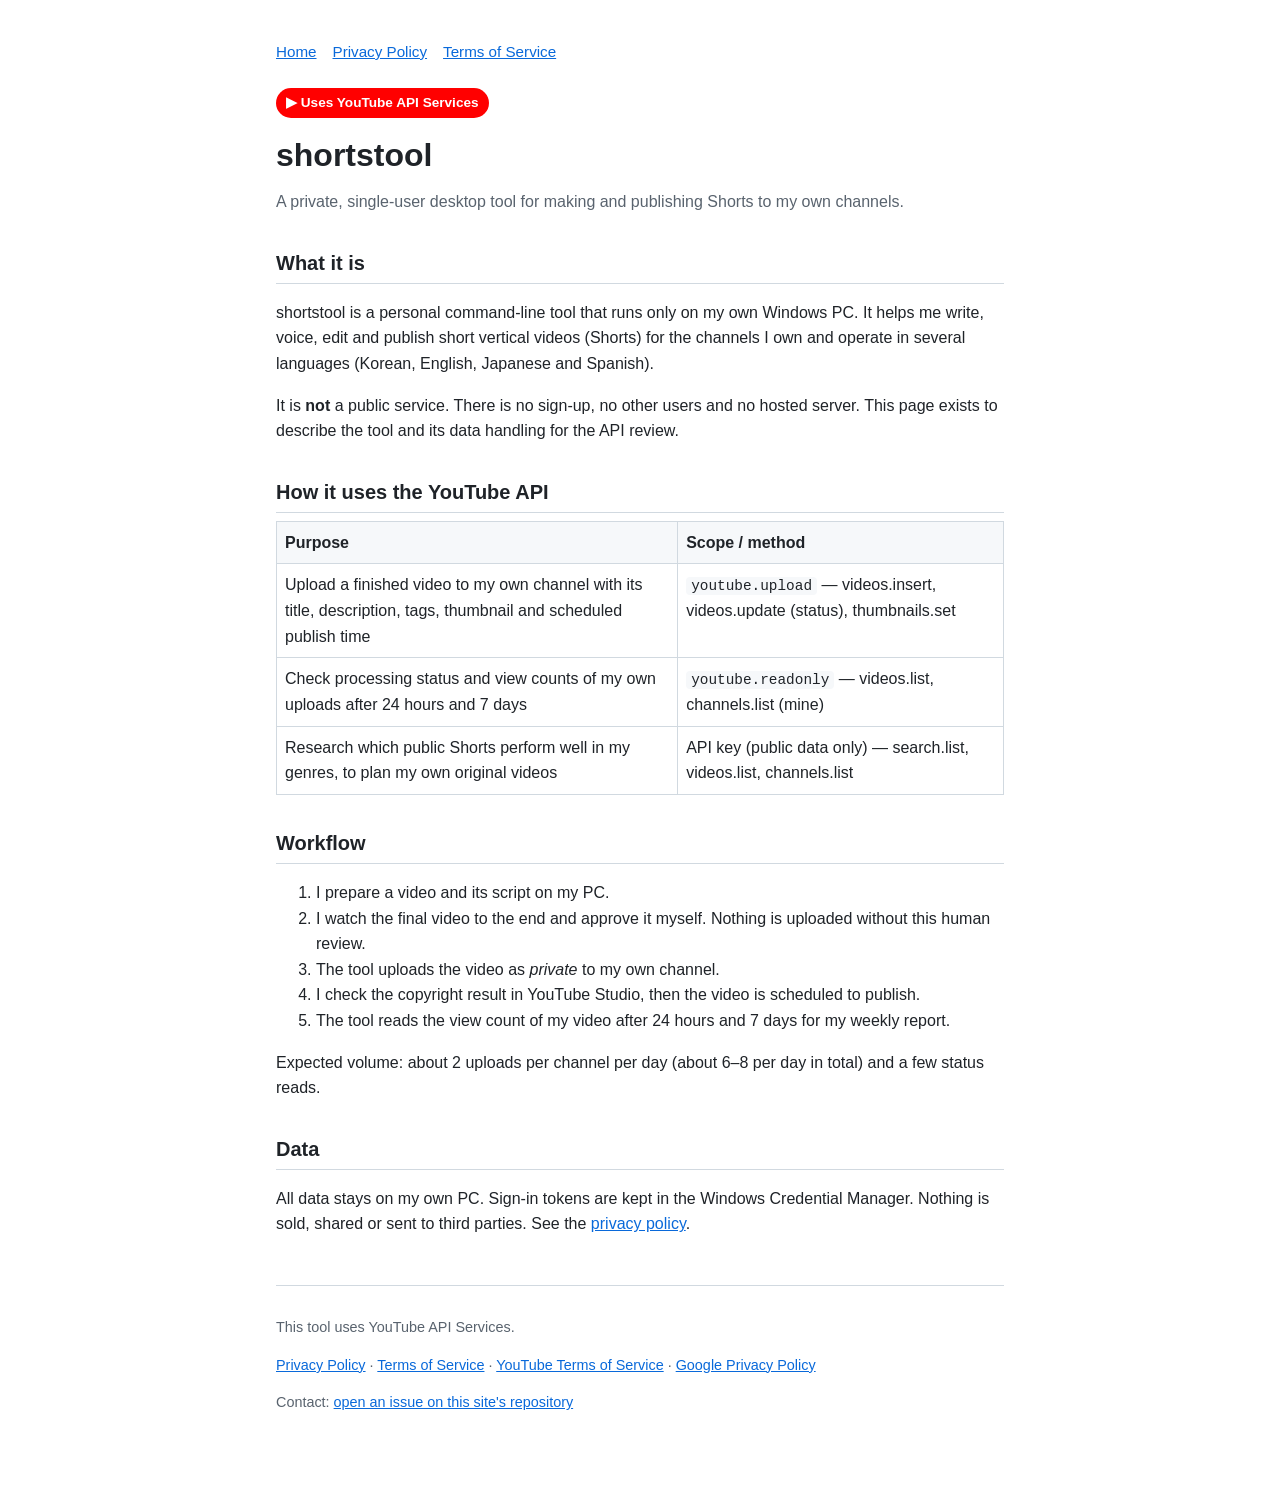
<file: index.html>
<!doctype html>
<html lang="en">
<head>
<meta charset="utf-8">
<meta name="viewport" content="width=device-width, initial-scale=1">
<title>shortstool</title>
<meta name="description" content="shortstool is a private, single-user desktop tool for publishing Shorts to channels owned by its operator.">
<link rel="stylesheet" href="style.css">
</head>
<body>
<main>
  <nav class="top"><a href="index.html">Home</a><a href="privacy.html">Privacy Policy</a><a href="terms.html">Terms of Service</a></nav>
  <header>
    <p class="badge">&#9654; Uses YouTube API Services</p>
    <h1>shortstool</h1>
    <p class="lead">A private, single-user desktop tool for making and publishing Shorts to my own channels.</p>
  </header>

  <section>
    <h2>What it is</h2>
    <p>shortstool is a personal command-line tool that runs only on my own Windows PC. It helps me write, voice, edit
      and publish short vertical videos (Shorts) for the channels I own and operate in several languages
      (Korean, English, Japanese and Spanish).</p>
    <p>It is <strong>not</strong> a public service. There is no sign-up, no other users and no hosted server.
      This page exists to describe the tool and its data handling for the API review.</p>
  </section>

  <section>
    <h2>How it uses the YouTube API</h2>
    <table>
      <thead><tr><th>Purpose</th><th>Scope / method</th></tr></thead>
      <tbody>
        <tr><td>Upload a finished video to my own channel with its title, description, tags, thumbnail and
          scheduled publish time</td><td><code>youtube.upload</code> &mdash; videos.insert, videos.update (status), thumbnails.set</td></tr>
        <tr><td>Check processing status and view counts of my own uploads after 24 hours and 7 days</td>
          <td><code>youtube.readonly</code> &mdash; videos.list, channels.list (mine)</td></tr>
        <tr><td>Research which public Shorts perform well in my genres, to plan my own original videos</td>
          <td>API key (public data only) &mdash; search.list, videos.list, channels.list</td></tr>
      </tbody>
    </table>
  </section>

  <section>
    <h2>Workflow</h2>
    <ol>
      <li>I prepare a video and its script on my PC.</li>
      <li>I watch the final video to the end and approve it myself. Nothing is uploaded without this human review.</li>
      <li>The tool uploads the video as <em>private</em> to my own channel.</li>
      <li>I check the copyright result in YouTube Studio, then the video is scheduled to publish.</li>
      <li>The tool reads the view count of my video after 24 hours and 7 days for my weekly report.</li>
    </ol>
    <p>Expected volume: about 2 uploads per channel per day (about 6&ndash;8 per day in total) and a few status reads.</p>
  </section>

  <section>
    <h2>Data</h2>
    <p>All data stays on my own PC. Sign-in tokens are kept in the Windows Credential Manager. Nothing is sold,
      shared or sent to third parties. See the <a href="privacy.html">privacy policy</a>.</p>
  </section>

  <footer>
    <p>This tool uses YouTube API Services.</p>
    <p><a href="privacy.html">Privacy Policy</a> &middot; <a href="terms.html">Terms of Service</a> &middot;
      <a href="https://www.youtube.com/t/terms">YouTube Terms of Service</a> &middot;
      <a href="https://policies.google.com/privacy">Google Privacy Policy</a></p>
    <p>Contact: <a href="https://github.com/bestfo/shortstool-site/issues">open an issue on this site's repository</a></p>
  </footer>
</main>
</body>
</html>
</file>
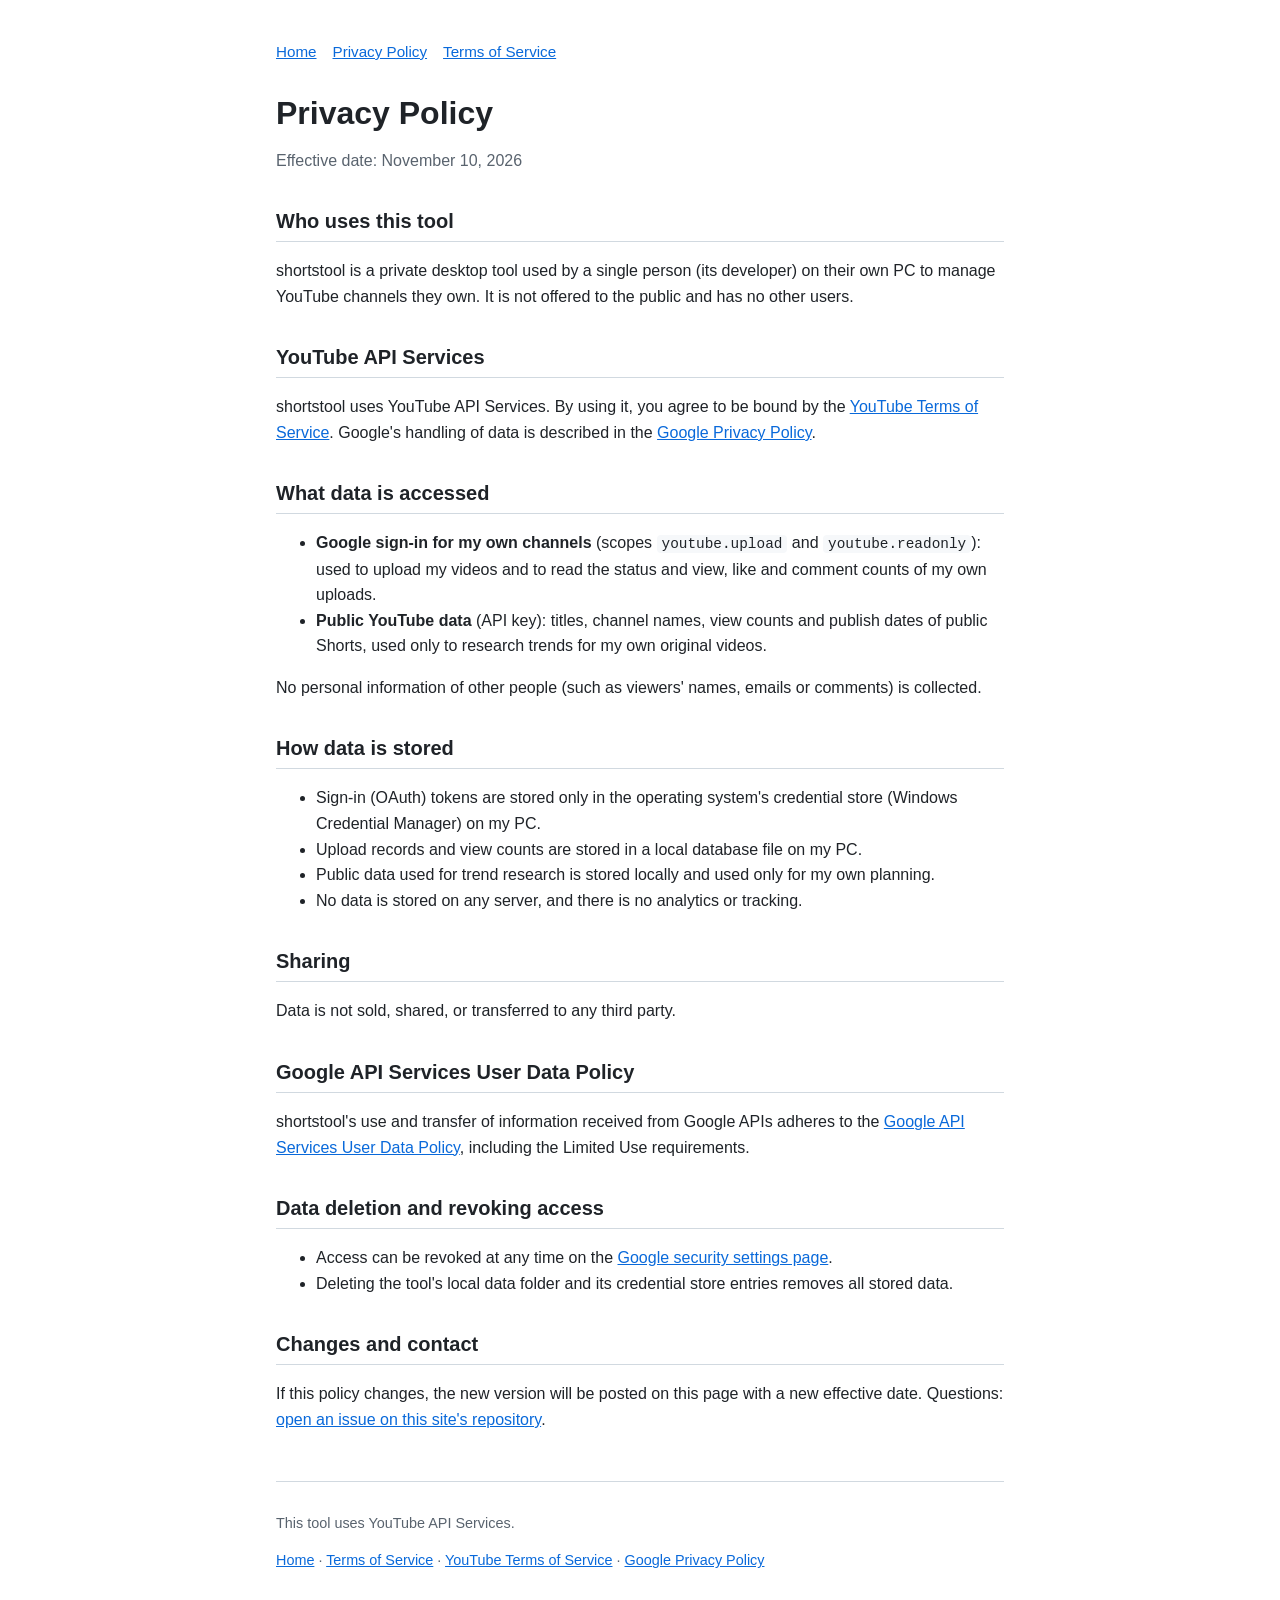
<file: privacy.html>
<!doctype html>
<html lang="en">
<head>
<meta charset="utf-8">
<meta name="viewport" content="width=device-width, initial-scale=1">
<title>shortstool privacy policy</title>
<link rel="stylesheet" href="style.css">
</head>
<body>
<main>
  <header>
    <nav class="top"><a href="index.html">Home</a><a href="privacy.html">Privacy Policy</a><a href="terms.html">Terms of Service</a></nav>
    <h1>Privacy Policy</h1>
    <p class="lead">Effective date: November 10, 2026</p>
  </header>

  <section>
    <h2>Who uses this tool</h2>
    <p>shortstool is a private desktop tool used by a single person (its developer) on their own PC to manage
      YouTube channels they own. It is not offered to the public and has no other users.</p>
  </section>

  <section>
    <h2>YouTube API Services</h2>
    <p>shortstool uses YouTube API Services. By using it, you agree to be bound by the
      <a href="https://www.youtube.com/t/terms">YouTube Terms of Service</a>.
      Google's handling of data is described in the
      <a href="https://policies.google.com/privacy">Google Privacy Policy</a>.</p>
  </section>

  <section>
    <h2>What data is accessed</h2>
    <ul>
      <li><strong>Google sign-in for my own channels</strong> (scopes <code>youtube.upload</code> and
        <code>youtube.readonly</code>): used to upload my videos and to read the status and view, like and comment
        counts of my own uploads.</li>
      <li><strong>Public YouTube data</strong> (API key): titles, channel names, view counts and publish dates of public
        Shorts, used only to research trends for my own original videos.</li>
    </ul>
    <p>No personal information of other people (such as viewers' names, emails or comments) is collected.</p>
  </section>

  <section>
    <h2>How data is stored</h2>
    <ul>
      <li>Sign-in (OAuth) tokens are stored only in the operating system's credential store
        (Windows Credential Manager) on my PC.</li>
      <li>Upload records and view counts are stored in a local database file on my PC.</li>
      <li>Public data used for trend research is stored locally and used only for my own planning.</li>
      <li>No data is stored on any server, and there is no analytics or tracking.</li>
    </ul>
  </section>

  <section>
    <h2>Sharing</h2>
    <p>Data is not sold, shared, or transferred to any third party.</p>
  </section>

  <section>
    <h2>Google API Services User Data Policy</h2>
    <p>shortstool's use and transfer of information received from Google APIs adheres to the
      <a href="https://developers.google.com/terms/api-services-user-data-policy">Google API Services User Data Policy</a>,
      including the Limited Use requirements.</p>
  </section>

  <section>
    <h2>Data deletion and revoking access</h2>
    <ul>
      <li>Access can be revoked at any time on the
        <a href="https://myaccount.google.com/permissions">Google security settings page</a>.</li>
      <li>Deleting the tool's local data folder and its credential store entries removes all stored data.</li>
    </ul>
  </section>

  <section>
    <h2>Changes and contact</h2>
    <p>If this policy changes, the new version will be posted on this page with a new effective date.
      Questions: <a href="https://github.com/bestfo/shortstool-site/issues">open an issue on this site's repository</a>.</p>
  </section>
  <footer>
    <p>This tool uses YouTube API Services.</p>
    <p><a href="index.html">Home</a> &middot; <a href="terms.html">Terms of Service</a> &middot;
      <a href="https://www.youtube.com/t/terms">YouTube Terms of Service</a> &middot;
      <a href="https://policies.google.com/privacy">Google Privacy Policy</a></p>
  </footer>
</main>
</body>
</html>
</file>
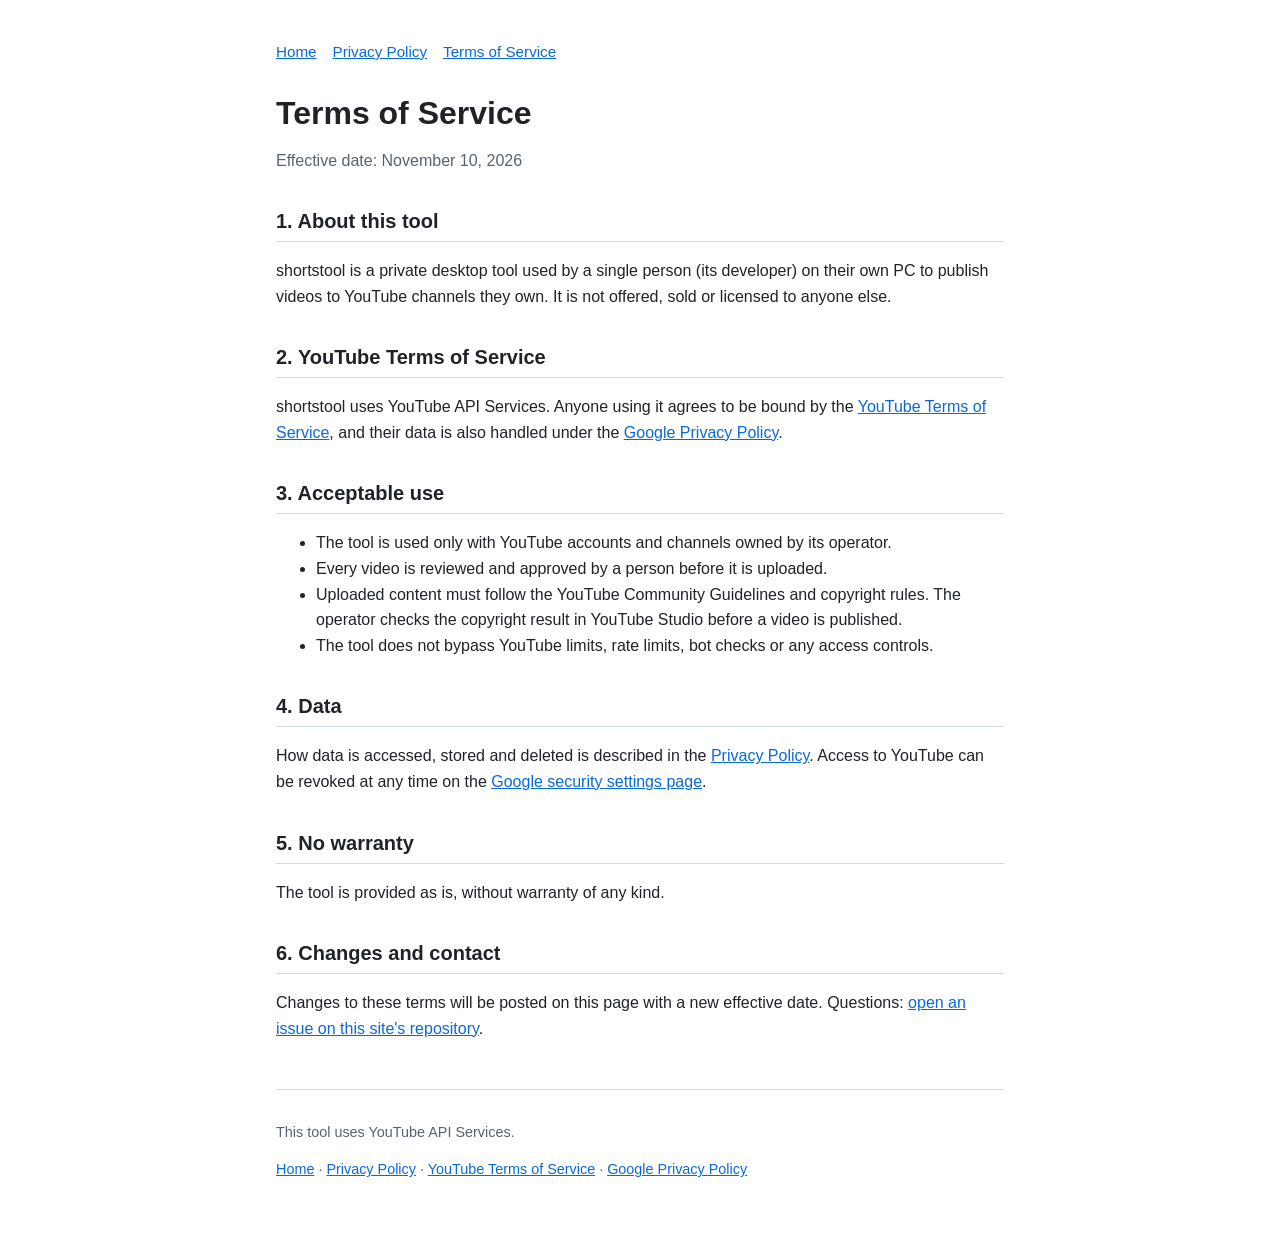
<file: terms.html>
<!doctype html>
<html lang="en">
<head>
<meta charset="utf-8">
<meta name="viewport" content="width=device-width, initial-scale=1">
<title>shortstool terms of service</title>
<link rel="stylesheet" href="style.css">
</head>
<body>
<main>
  <header>
    <nav class="top"><a href="index.html">Home</a><a href="privacy.html">Privacy Policy</a><a href="terms.html">Terms of Service</a></nav>
    <h1>Terms of Service</h1>
    <p class="lead">Effective date: November 10, 2026</p>
  </header>

  <section>
    <h2>1. About this tool</h2>
    <p>shortstool is a private desktop tool used by a single person (its developer) on their own PC to publish
      videos to YouTube channels they own. It is not offered, sold or licensed to anyone else.</p>
  </section>

  <section>
    <h2>2. YouTube Terms of Service</h2>
    <p>shortstool uses YouTube API Services. Anyone using it agrees to be bound by the
      <a href="https://www.youtube.com/t/terms">YouTube Terms of Service</a>, and their data is also handled under the
      <a href="https://policies.google.com/privacy">Google Privacy Policy</a>.</p>
  </section>

  <section>
    <h2>3. Acceptable use</h2>
    <ul>
      <li>The tool is used only with YouTube accounts and channels owned by its operator.</li>
      <li>Every video is reviewed and approved by a person before it is uploaded.</li>
      <li>Uploaded content must follow the YouTube Community Guidelines and copyright rules. The operator checks the
        copyright result in YouTube Studio before a video is published.</li>
      <li>The tool does not bypass YouTube limits, rate limits, bot checks or any access controls.</li>
    </ul>
  </section>

  <section>
    <h2>4. Data</h2>
    <p>How data is accessed, stored and deleted is described in the <a href="privacy.html">Privacy Policy</a>.
      Access to YouTube can be revoked at any time on the
      <a href="https://myaccount.google.com/permissions">Google security settings page</a>.</p>
  </section>

  <section>
    <h2>5. No warranty</h2>
    <p>The tool is provided as is, without warranty of any kind.</p>
  </section>

  <section>
    <h2>6. Changes and contact</h2>
    <p>Changes to these terms will be posted on this page with a new effective date.
      Questions: <a href="https://github.com/bestfo/shortstool-site/issues">open an issue on this site's repository</a>.</p>
  </section>

  <footer>
    <p>This tool uses YouTube API Services.</p>
    <p><a href="index.html">Home</a> &middot; <a href="privacy.html">Privacy Policy</a> &middot;
      <a href="https://www.youtube.com/t/terms">YouTube Terms of Service</a> &middot;
      <a href="https://policies.google.com/privacy">Google Privacy Policy</a></p>
  </footer>
</main>
</body>
</html>
</file>
<file: style.css>
:root {
  --bg: #ffffff;
  --fg: #1f2328;
  --muted: #59636e;
  --line: #d1d9e0;
  --accent: #0969da;
  --code-bg: #f6f8fa;
}
@media (prefers-color-scheme: dark) {
  :root {
    --bg: #0d1117;
    --fg: #e6edf3;
    --muted: #9198a1;
    --line: #3d444d;
    --accent: #4493f8;
    --code-bg: #161b22;
  }
}
* { box-sizing: border-box; }
body {
  margin: 0;
  background: var(--bg);
  color: var(--fg);
  font: 16px/1.6 -apple-system, "Segoe UI", Roboto, "Helvetica Neue", Arial, sans-serif;
}
main { max-width: 760px; margin: 0 auto; padding: 40px 16px 64px; }
h1 { font-size: 2rem; margin: 0 0 8px; }
h2 { font-size: 1.25rem; margin: 32px 0 8px; padding-bottom: 4px; border-bottom: 1px solid var(--line); }
.lead { color: var(--muted); margin: 0; }
a { color: var(--accent); }
code { background: var(--code-bg); padding: 1px 5px; border-radius: 4px; font-size: 0.9em; }
table { width: 100%; border-collapse: collapse; margin-top: 8px; }
th, td { text-align: left; vertical-align: top; padding: 8px; border: 1px solid var(--line); }
th { background: var(--code-bg); }
footer { margin-top: 48px; padding-top: 16px; border-top: 1px solid var(--line); color: var(--muted); font-size: 0.9rem; }
@media (max-width: 560px) {
  table, thead, tbody, tr, th, td { display: block; }
  thead { display: none; }
  td { border-bottom: none; }
  tr { border-bottom: 1px solid var(--line); margin-bottom: 8px; }
}
nav.top { display: flex; flex-wrap: wrap; gap: 16px; margin-bottom: 24px; font-size: 0.95rem; }
.badge { display: inline-block; margin: 0 0 12px; padding: 4px 10px; border-radius: 999px;
  background: #ff0000; color: #ffffff; font-size: 0.85rem; font-weight: 600; }
</file>
